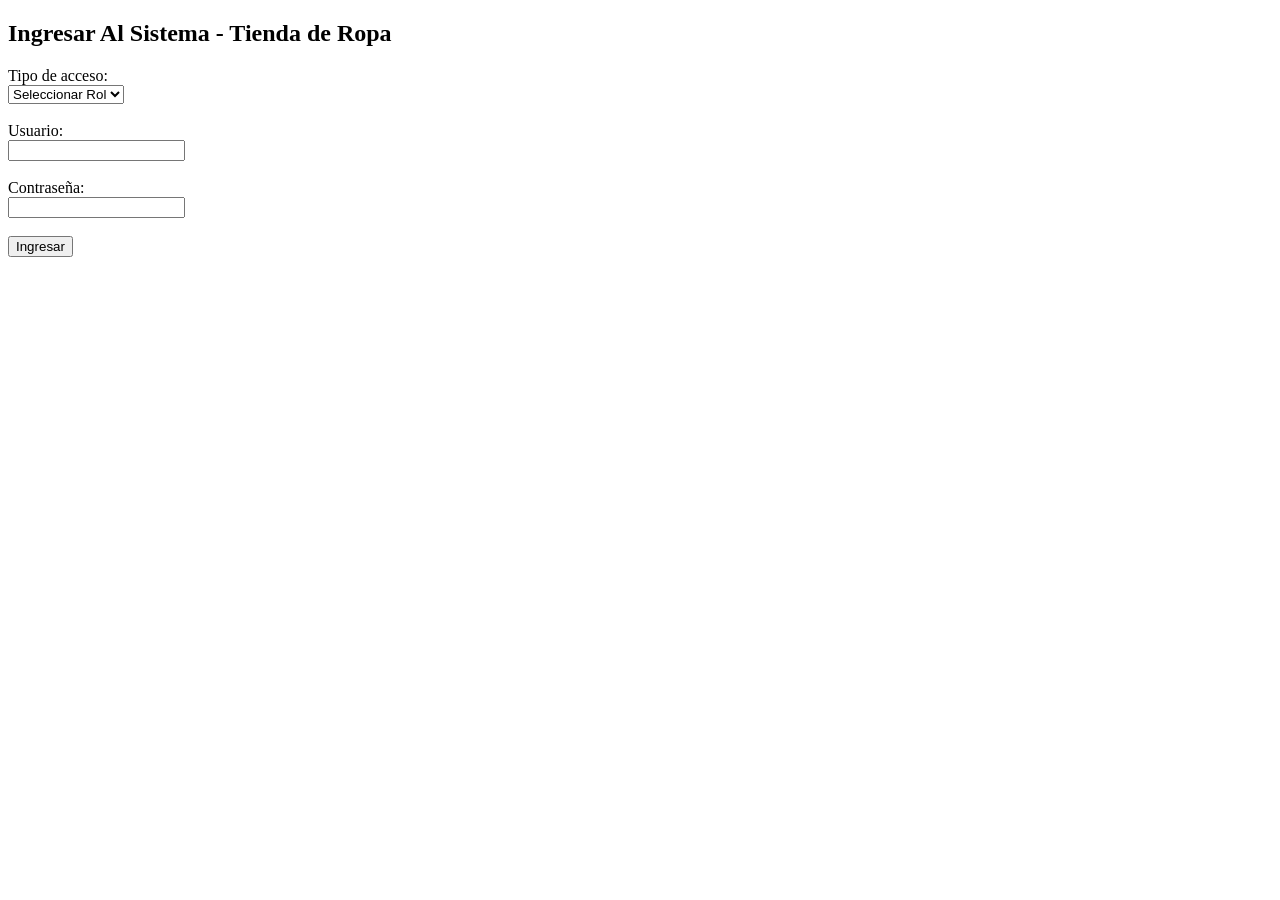
<file: v1_1-10-2026/brandon_urbann/index.html>
<!DOCTYPE html>
<html lang="es">
<head>
    <meta charset="UTF-8">
    <title>Tienda de Ropa</title>
</head>
<body>
    <h2>Ingresar Al Sistema - Tienda de Ropa</h2>

    <form action="usuario.php" method="POST">
        <label>Tipo de acceso:</label><br>
        <select name="tipo_acceso" required>
            <option value="select">Seleccionar Rol</option>
            <option value="Administrador">Administrador</option>
            <option value="Empleado">Empleado</option>
        </select><br><br>
        <label>Usuario:</label><br>
        <input type="text" name="username" required><br><br>

        <label>Contraseña:</label><br>
        <input type="password" name="password" required><br><br>

        

        <button type="submit">Ingresar</button>
    </form>
</body>
</html>
</file>
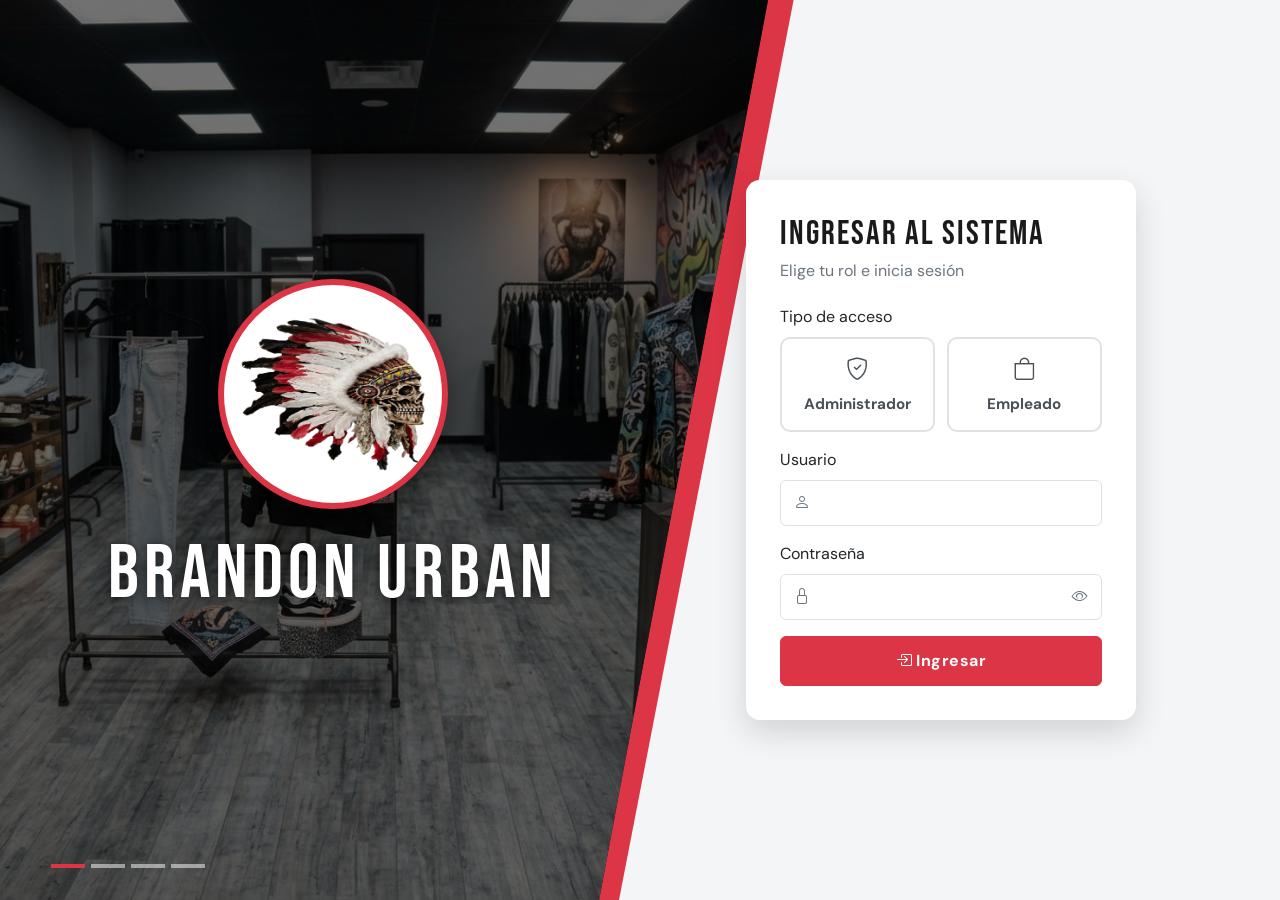
<file: v4_19-10-2026/brandon_urban/index.html>
<!DOCTYPE html>
<html lang="es">
<head>
    <meta charset="UTF-8">
    <meta name="viewport" content="width=device-width, initial-scale=1">
    <title>Tienda de Ropa</title>
    <!-- Fuentes de Google (Bebas Neue y DM Sans) para el título y los textos del login. -->
    <link rel="preconnect" href="https://fonts.googleapis.com">
    <link rel="preconnect" href="https://fonts.gstatic.com" crossorigin>
    <link href="https://fonts.googleapis.com/css2?family=Bebas+Neue&family=DM+Sans:wght@400;500;700&display=swap" rel="stylesheet">
    <!-- Bootstrap (diseño), Bootstrap Icons (íconos) y general.css (estilos propios del proyecto). -->
    <link href="https://cdn.jsdelivr.net/npm/bootstrap@5.3.3/dist/css/bootstrap.min.css" rel="stylesheet">
    <link href="https://cdn.jsdelivr.net/npm/bootstrap-icons@1.11.3/font/bootstrap-icons.min.css" rel="stylesheet">
    <link rel="stylesheet" href="general.css">
</head>
<body class="login-pagina">
    <!-- Corte diagonal: banda roja detrás y panel negro con el carrusel del local -->
    <div class="login-corte-rojo"></div>
    <div class="login-corte-negro">
        <!-- Fotos del local: guárdalas en la carpeta img/ como local1.jpg, local2.jpg, local3.jpg y local4.jpg -->
        <div id="carruselLocal" class="carousel slide carousel-fade login-carrusel" data-bs-ride="carousel" data-bs-interval="3500" data-bs-pause="false">
            <!-- Rayitas indicadoras del carrusel (una por cada foto). -->
            <div class="carousel-indicators">
                <button type="button" data-bs-target="#carruselLocal" data-bs-slide-to="0" class="active" aria-current="true" aria-label="Imagen 1"></button>
                <button type="button" data-bs-target="#carruselLocal" data-bs-slide-to="1" aria-label="Imagen 2"></button>
                <button type="button" data-bs-target="#carruselLocal" data-bs-slide-to="2" aria-label="Imagen 3"></button>
                <button type="button" data-bs-target="#carruselLocal" data-bs-slide-to="3" aria-label="Imagen 4"></button>
            </div>
            <!-- Las 4 fotos del carrusel; si una imagen no existe se oculta y queda el fondo oscuro. -->
            <div class="carousel-inner">
            <div class="carousel-item active">
                <img class="slide-foto" src="img/local1.jpg" alt="Local de ropa BRANDON URBAN: Camisetas" onerror="this.style.display='none';">
            </div>
            <div class="carousel-item">
                <img class="slide-foto" src="img/local2.jpg" alt="Local de ropa BRANDON URBAN: Pantalones" onerror="this.style.display='none';">
            </div>
            <div class="carousel-item">
                <img class="slide-foto" src="img/local3.jpg" alt="Local de ropa BRANDON URBAN: Gorras" onerror="this.style.display='none';">
            </div>
            <div class="carousel-item">
                <img class="slide-foto" src="img/local4.jpg" alt="Local de ropa BRANDON URBAN: Zapatos" onerror="this.style.display='none';">
            </div>
            </div>
        </div>
    </div>

    <!-- Marca: logo y nombre encima del carrusel -->
    <section class="login-marca">
        <div class="login-logo">
            <img src="img/logo.png" alt="Logo BRANDON URBAN" onerror="this.style.display='none'; this.nextElementSibling.style.display='block';">
            <span class="logo-letra">B</span>
        </div>
        <h1 class="login-nombre">BRANDON URBAN</h1>
    </section>

    <!-- Formulario -->
    <section class="login-panel">
        <div class="login-tarjeta">
            <h2 class="login-titulo">Ingresar al sistema</h2>
            <p class="login-ayuda">Elige tu rol e inicia sesión</p>

            <!-- Formulario de login: envía el rol, el usuario y la contraseña a usuario.php para validarlos. -->
            <form action="usuario.php" method="POST">
                <div class="mb-3">
                    <div class="form-label">Tipo de acceso</div>
                    <!-- Elección de rol con dos botones tipo radio (Administrador o Empleado). -->
                    <div class="rol-grupo">
                        <label class="rol-opcion">
                            <input type="radio" name="tipo_acceso" value="Administrador" required>
                            <span class="rol-caja"><i class="bi bi-shield-check"></i>Administrador</span>
                        </label>
                        <label class="rol-opcion">
                            <input type="radio" name="tipo_acceso" value="Empleado" required>
                            <span class="rol-caja"><i class="bi bi-bag"></i>Empleado</span>
                        </label>
                    </div>
                </div>

                <div class="mb-3">
                    <!-- Campo de usuario. -->
                    <label class="form-label" for="username">Usuario</label>
                    <div class="campo-icono">
                        <i class="bi bi-person"></i>
                        <input type="text" id="username" name="username" class="form-control" autocomplete="username" required>
                    </div>
                </div>

                <div class="mb-3">
                    <!-- Campo de contraseña, con un botón de ojo para mostrarla u ocultarla. -->
                    <label class="form-label" for="password">Contraseña</label>
                    <div class="campo-icono">
                        <i class="bi bi-lock"></i>
                        <input type="password" id="password" name="password" class="form-control con-boton" autocomplete="current-password" required>
                        <button type="button" id="ver-clave" class="ver-clave" aria-label="Mostrar contraseña"><i class="bi bi-eye"></i></button>
                    </div>
                </div>

                <!-- Botón que envía el formulario. -->
                <button type="submit" class="btn btn-danger w-100 login-boton"><i class="bi bi-box-arrow-in-right me-1"></i>Ingresar</button>
            </form>
        </div>
    </section>

    <!-- JavaScript de Bootstrap (necesario para que funcione el carrusel). -->
    <script src="https://cdn.jsdelivr.net/npm/bootstrap@5.3.3/dist/js/bootstrap.bundle.min.js"></script>
    <script>
        // Mostrar / ocultar la contraseña
        document.getElementById("ver-clave").addEventListener("click", function () {
            var campo = document.getElementById("password");
            // Si el campo está oculto lo muestra como texto (y cambia el ícono y la etiqueta); si ya está visible, lo vuelve a ocultar.
            var oculta = campo.type === "password";
            campo.type = oculta ? "text" : "password";
            this.querySelector("i").className = oculta ? "bi bi-eye-slash" : "bi bi-eye";
            this.setAttribute("aria-label", oculta ? "Ocultar contraseña" : "Mostrar contraseña");
        });
    </script>
</body>
</html>
</file>
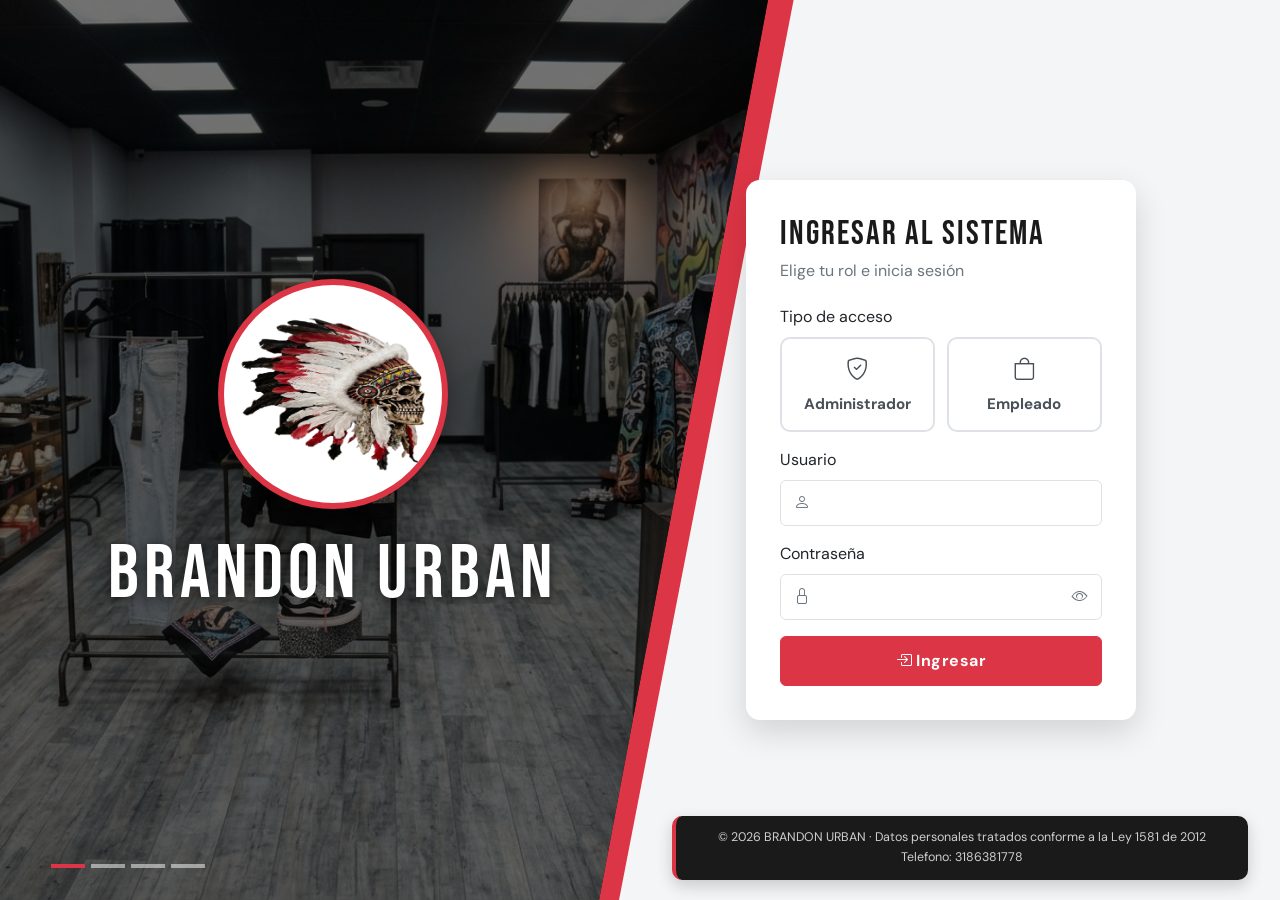
<file: v7_21-10-2026/brandon_urban/index.html>
<!DOCTYPE html>
<html lang="es">
<head>
    <meta charset="UTF-8">
    <meta name="viewport" content="width=device-width, initial-scale=1">
    <title>Tienda de Ropa</title>
    <!-- Fuentes de Google (Bebas Neue y DM Sans) para el título y los textos del login. -->
    <link rel="preconnect" href="https://fonts.googleapis.com">
    <link rel="preconnect" href="https://fonts.gstatic.com" crossorigin>
    <link href="https://fonts.googleapis.com/css2?family=Bebas+Neue&family=DM+Sans:wght@400;500;700&display=swap" rel="stylesheet">
    <!-- Bootstrap (diseño), Bootstrap Icons (íconos) y general.css (estilos propios del proyecto). -->
    <link href="https://cdn.jsdelivr.net/npm/bootstrap@5.3.3/dist/css/bootstrap.min.css" rel="stylesheet">
    <link href="https://cdn.jsdelivr.net/npm/bootstrap-icons@1.11.3/font/bootstrap-icons.min.css" rel="stylesheet">
    <link rel="stylesheet" href="general.css">
</head>
<body class="login-pagina">
    <!-- Corte diagonal: banda roja detrás y panel negro con el carrusel del local -->
    <div class="login-corte-rojo"></div>
    <div class="login-corte-negro">
        <!-- Fotos del local: guárdalas en la carpeta img/ como local1.jpg, local2.jpg, local3.jpg y local4.jpg -->
        <div id="carruselLocal" class="carousel slide carousel-fade login-carrusel" data-bs-ride="carousel" data-bs-interval="3500" data-bs-pause="false">
            <!-- Rayitas indicadoras del carrusel (una por cada foto). -->
            <div class="carousel-indicators">
                <button type="button" data-bs-target="#carruselLocal" data-bs-slide-to="0" class="active" aria-current="true" aria-label="Imagen 1"></button>
                <button type="button" data-bs-target="#carruselLocal" data-bs-slide-to="1" aria-label="Imagen 2"></button>
                <button type="button" data-bs-target="#carruselLocal" data-bs-slide-to="2" aria-label="Imagen 3"></button>
                <button type="button" data-bs-target="#carruselLocal" data-bs-slide-to="3" aria-label="Imagen 4"></button>
            </div>
            <!-- Las 4 fotos del carrusel; si una imagen no existe se oculta y queda el fondo oscuro. -->
            <div class="carousel-inner">
            <div class="carousel-item active">
                <img class="slide-foto" src="img/local1.jpg" alt="Local de ropa BRANDON URBAN: Camisetas" onerror="this.style.display='none';">
            </div>
            <div class="carousel-item">
                <img class="slide-foto" src="img/local2.jpg" alt="Local de ropa BRANDON URBAN: Pantalones" onerror="this.style.display='none';">
            </div>
            <div class="carousel-item">
                <img class="slide-foto" src="img/local3.jpg" alt="Local de ropa BRANDON URBAN: Gorras" onerror="this.style.display='none';">
            </div>
            <div class="carousel-item">
                <img class="slide-foto" src="img/local4.jpg" alt="Local de ropa BRANDON URBAN: Zapatos" onerror="this.style.display='none';">
            </div>
            </div>
        </div>
    </div>

    <!-- Marca: logo y nombre encima del carrusel -->
    <section class="login-marca">
        <div class="login-logo">
            <img src="img/logo.png" alt="Logo BRANDON URBAN" onerror="this.style.display='none'; this.nextElementSibling.style.display='block';">
            <span class="logo-letra">B</span>
        </div>
        <h1 class="login-nombre">BRANDON URBAN</h1>
    </section>

    <!-- Formulario -->
    <section class="login-panel">
        <div class="login-tarjeta">
            <h2 class="login-titulo">Ingresar al sistema</h2>
            <p class="login-ayuda">Elige tu rol e inicia sesión</p>

            <!-- Formulario de login: envía el rol, el usuario y la contraseña a usuario.php para validarlos. -->
            <form action="usuario.php" method="POST">
                <div class="mb-3">
                    <div class="form-label">Tipo de acceso</div>
                    <!-- Elección de rol con dos botones tipo radio (Administrador o Empleado). -->
                    <div class="rol-grupo">
                        <label class="rol-opcion">
                            <input type="radio" name="tipo_acceso" value="Administrador" required>
                            <span class="rol-caja"><i class="bi bi-shield-check"></i>Administrador</span>
                        </label>
                        <label class="rol-opcion">
                            <input type="radio" name="tipo_acceso" value="Empleado" required>
                            <span class="rol-caja"><i class="bi bi-bag"></i>Empleado</span>
                        </label>
                    </div>
                </div>

                <div class="mb-3">
                    <!-- Campo de usuario. -->
                    <label class="form-label" for="username">Usuario</label>
                    <div class="campo-icono">
                        <i class="bi bi-person"></i>
                        <input type="text" id="username" name="username" class="form-control" autocomplete="username" required>
                    </div>
                </div>

                <div class="mb-3">
                    <!-- Campo de contraseña, con un botón de ojo para mostrarla u ocultarla. -->
                    <label class="form-label" for="password">Contraseña</label>
                    <div class="campo-icono">
                        <i class="bi bi-lock"></i>
                        <input type="password" id="password" name="password" class="form-control con-boton" autocomplete="current-password" required>
                        <button type="button" id="ver-clave" class="ver-clave" aria-label="Mostrar contraseña"><i class="bi bi-eye"></i></button>
                    </div>
                </div>

                <!-- Botón que envía el formulario. -->
                <button type="submit" class="btn btn-danger w-100 login-boton"><i class="bi bi-box-arrow-in-right me-1"></i>Ingresar</button>
            </form>
        </div>
    </section>

    <!-- Pie de página del login (versión corta; diseño en general.css, clase pie-login). El pie completo está en las demás páginas. -->
    <footer class="pie-login">
        <div>&copy; <span id="anio-pie">2026</span> BRANDON URBAN &middot; Datos personales tratados conforme a la Ley 1581 de 2012</div>
        <div>Telefono: 3186381778</div>
    </footer>

    <!-- JavaScript de Bootstrap (necesario para que funcione el carrusel). -->
    <script src="https://cdn.jsdelivr.net/npm/bootstrap@5.3.3/dist/js/bootstrap.bundle.min.js"></script>
    <script>
        // Pone el año actual en el derecho de autor del pie de página.
        document.getElementById("anio-pie").textContent = new Date().getFullYear();

        // Mostrar / ocultar la contraseña
        document.getElementById("ver-clave").addEventListener("click", function () {
            var campo = document.getElementById("password");
            // Si el campo está oculto lo muestra como texto (y cambia el ícono y la etiqueta); si ya está visible, lo vuelve a ocultar.
            var oculta = campo.type === "password";
            campo.type = oculta ? "text" : "password";
            this.querySelector("i").className = oculta ? "bi bi-eye-slash" : "bi bi-eye";
            this.setAttribute("aria-label", oculta ? "Ocultar contraseña" : "Mostrar contraseña");
        });
    </script>
</body>
</html>
</file>
<file: v4_19-10-2026/brandon_urban/general.css>
/* =========================================
   BRANDON URBAN - Estilos generales
   Complemento mínimo sobre Bootstrap 5
   ========================================= */
 
/* Fondo gris claro y tipografía base de todas las páginas. */
body {
    background-color: #f4f5f7;
    font-family: 'Segoe UI', Tahoma, Geneva, Verdana, sans-serif;
}
 
/* Sidebar lateral */
/* Barra lateral fija a la izquierda: 240 px de ancho, alto de la pantalla y fondo negro. */
.sidebar {
    width: 240px;
    height: 100vh;
    position: sticky;
    top: 0;
    overflow-y: auto;
    background-color: #1a1a1a;
}
 
/* Enlaces de la barra lateral: estado normal. */
.sidebar .nav-link {
    color: #cfcfcf;
    border-radius: 6px;
    transition: background-color 0.2s ease, color 0.2s ease;
}
 
/* Enlaces al pasar el mouse por encima. */
.sidebar .nav-link:hover {
    background-color: #2b2b2b;
    color: #ffffff;
}
 
/* Opción de la página actual (resaltada en rojo). */
.sidebar .nav-link.active {
    background-color: #dc3545;
    color: #ffffff;
    font-weight: 600;
}
 
/* Marca BRANDON URBAN */
.brand-nombre {
    letter-spacing: 2px;
    white-space: nowrap;
}
 
/* Tarjetas */
.card {
    border: none;
    border-radius: 10px;
}
 
.card-header {
    border-bottom: 1px solid #ececec;
    border-radius: 10px 10px 0 0 !important;
}
 
/* Tablas */
.table thead th {
    font-size: 0.85rem;
    text-transform: uppercase;
    letter-spacing: 0.5px;
    color: #6c757d;
}
 
.table tbody tr:hover {
    background-color: #fdf2f3;
}
 
/* =========================================
   Menú principal (menu.php)
   ========================================= */
 
/* Barra superior oscura */
.menu-nav {
    background-color: #1a1a1a;
    border-bottom: 3px solid #dc3545;
}
 
/* Encabezado de bienvenida */
.menu-hero {
    background-color: #ffffff;
    border-bottom: 1px solid #ececec;
}
 
/* Título de cada sección */
.menu-seccion {
    text-transform: uppercase;
    letter-spacing: 1px;
    font-size: 0.8rem;
    font-weight: 700;
    color: #6c757d;
    margin-bottom: 12px;
}
 
/* Tarjeta-botón de cada opción */
.menu-card {
    display: flex;
    background-color: #ffffff;
    border-left: 4px solid transparent;
    cursor: pointer;
    transition: transform 0.2s ease, box-shadow 0.2s ease, border-color 0.2s ease;
}
 
.menu-card:hover {
    transform: translateY(-3px);
    border-left-color: #dc3545;
    box-shadow: 0 0.5rem 1rem rgba(0, 0, 0, 0.12) !important;
}
 
/* Cuadro del icono */
.menu-icon {
    width: 48px;
    height: 48px;
    flex-shrink: 0;
    display: flex;
    align-items: center;
    justify-content: center;
    border-radius: 10px;
    font-size: 1.4rem;
    background-color: #fdf2f3;
    color: #dc3545;
    transition: background-color 0.2s ease, color 0.2s ease;
}
 
.menu-icon.oscuro {
    background-color: #1a1a1a;
    color: #ffffff;
}
 
.menu-card:hover .menu-icon {
    background-color: #dc3545;
    color: #ffffff;
}
 
/* ---------- Resumen del menú (tarjetas y gráficos) ---------- */
 
/* Número grande de las tarjetas de resumen */
.stat-num {
    font-size: 1.9rem;
    font-weight: 700;
    line-height: 1.1;
}
 
/* Cuadro de icono de las tarjetas de resumen */
.stat-icon {
    width: 48px;
    height: 48px;
    flex-shrink: 0;
    display: flex;
    align-items: center;
    justify-content: center;
    border-radius: 10px;
    font-size: 1.4rem;
    color: #ffffff;
}
 
.stat-icon.rojo    { background-color: #dc3545; }
.stat-icon.verde   { background-color: #198754; }
.stat-icon.naranja { background-color: #fd7e14; }
 
/* Icono circular de la actividad reciente */
.act-icon {
    width: 36px;
    height: 36px;
    flex-shrink: 0;
    display: flex;
    align-items: center;
    justify-content: center;
    border-radius: 50%;
    color: #ffffff;
}
 
.act-icon.rojo   { background-color: #dc3545; }
.act-icon.oscuro { background-color: #1a1a1a; }
 
/* Contenedor de gráficos */
.chart-box {
    position: relative;
    height: 150px;
}
 
.chart-box.ancho {
    height: 260px;
}
 
/* Texto en el centro de la dona */
.chart-centro {
    position: absolute;
    inset: 0;
    display: flex;
    flex-direction: column;
    align-items: center;
    justify-content: center;
    pointer-events: none;
    line-height: 1.1;
}
 
.chart-centro strong { font-size: 1.4rem; }
.chart-centro span   { font-size: 0.75rem; color: #6c757d; }
 
/* Punto de color de la leyenda */
.punto {
    display: inline-block;
    width: 10px;
    height: 10px;
    margin-right: 6px;
    border-radius: 50%;
}

/* =========================================
   Estructura de las páginas
   ========================================= */

/* Sidebar + contenido */
.layout {
    display: flex;
}

/* Área de contenido: ocupa todo el espacio que deja la barra lateral. */
.contenido {
    flex-grow: 1;
    min-width: 0;
    padding: 1.5rem;
}

/* =========================================
   Logo circular (login, sidebar y menú)
   ========================================= */
.logo-circulo {
    display: flex;
    align-items: center;
    justify-content: center;
    flex-shrink: 0;
    margin-left: auto;
    margin-right: auto;
    overflow: hidden;
    border-radius: 50%;
    background-color: #ffffff;
}

.logo-circulo.con-borde { border: 1px solid #dee2e6; }

.logo-circulo img {
    width: 100%;
    height: 100%;
    object-fit: contain;
    padding: 4px;
}

/* Tamaños disponibles del logo circular. */
.logo-44 { width: 48px; height: 48px; }
.logo-64 { width: 84px; height: 84px; }
.logo-72 { width: 96px; height: 96px; }

/* Letra de respaldo si no existe logo.png */
.logo-letra {
    display: none;
    font-weight: 700;
    color: #212529;
}

.logo-44 .logo-letra { font-size: 1.1rem; }
.logo-64 .logo-letra { font-size: 1.5rem; }
.logo-72 .logo-letra { font-size: 1.75rem; }

/* =========================================
   Login (index.html)
   ========================================= */
.login-pagina {
    position: relative;
    min-height: 100vh;
    display: flex;
    overflow: hidden;
    background-color: #f4f5f7;
    font-family: 'DM Sans', 'Segoe UI', Tahoma, Geneva, Verdana, sans-serif;
}

/* Corte diagonal: banda roja detrás y panel negro encima (con el carrusel dentro) */
.login-corte-rojo,
.login-corte-negro {
    position: absolute;
    top: 0;
    bottom: 0;
    left: 0;
    clip-path: polygon(0 0, 100% 0, 78% 100%, 0 100%);
}

.login-corte-rojo  { width: 62%; background-color: #dc3545; }
.login-corte-negro { width: 60%; background-color: #1a1a1a; }

/* ---------- Carrusel del local ---------- */
/* El carrusel ocupa todo el alto del panel negro. */
.login-carrusel,
.login-carrusel .carousel-inner,
.login-carrusel .carousel-item {
    height: 100%;
}

/* Fondo de respaldo (negro con puntos) por si falta la foto */
.login-carrusel .carousel-item {
    background-color: #1a1a1a;
    background-image: radial-gradient(#363636 2px, transparent 2px);
    background-size: 26px 26px;
}

.slide-foto {
    position: absolute;
    top: 0;
    left: 0;
    width: 100%;
    height: 100%;
    object-fit: cover;
    /* Oscurece las fotos para que el logo y el nombre se lean bien */
    filter: brightness(0.45);
}

.login-carrusel .carousel-indicators {
    z-index: 3;
    justify-content: flex-start;
    margin: 0 0 2rem 3rem;
}

.login-carrusel .carousel-indicators [data-bs-target] {
    width: 34px;
    height: 4px;
    border: 0;
    background-color: #ffffff;
}

.login-carrusel .carousel-indicators .active { background-color: #dc3545; }

/* ---------- Marca: logo y nombre encima del carrusel ---------- */
.login-marca {
    position: relative;
    z-index: 2;
    flex: 0 0 52%;
    display: flex;
    flex-direction: column;
    align-items: center;
    justify-content: center;
    gap: 20px;
    padding: 3rem;
    text-align: center;
}

.login-logo {
    width: 230px;
    height: 230px;
    display: flex;
    align-items: center;
    justify-content: center;
    overflow: hidden;
    border: 6px solid #dc3545;
    border-radius: 50%;
    background-color: #ffffff;
    box-sizing: border-box;
    box-shadow: 0 10px 30px rgba(0, 0, 0, 0.45);
}

.login-logo img {
    width: 190px;
    height: 190px;
    object-fit: contain;
}

.login-nombre {
    margin: 0;
    font-family: 'Bebas Neue', Impact, sans-serif;
    font-weight: 400;
    font-size: clamp(2.75rem, 6vw, 4.75rem);
    letter-spacing: 5px;
    color: #ffffff;
    text-shadow: 0 2px 12px rgba(0, 0, 0, 0.6);
}

/* Subtítulo opcional bajo el nombre de la marca. */
.login-sub {
    margin: 0;
    font-size: 1.05rem;
    color: #dee2e6;
    text-shadow: 0 2px 8px rgba(0, 0, 0, 0.6);
}

/* ---------- Lado derecho: solo el formulario ---------- */
.login-panel {
    position: relative;
    z-index: 2;
    flex: 1;
    display: flex;
    align-items: center;
    justify-content: center;
    padding: 2rem 4rem 2rem 0;
}

/* Tarjeta blanca que contiene el formulario de login. */
.login-tarjeta {
    width: 100%;
    max-width: 390px;
    padding: 34px;
    border-radius: 14px;
    background-color: #ffffff;
    box-shadow: 0 12px 32px rgba(0, 0, 0, 0.14);
}

/* Título «Ingresar al sistema». */
.login-titulo {
    margin: 0 0 4px;
    font-family: 'Bebas Neue', Impact, sans-serif;
    font-weight: 400;
    font-size: 2.1rem;
    letter-spacing: 2px;
    color: #1a1a1a;
}

.login-ayuda {
    margin: 0 0 1.4rem;
    color: #6c757d;
}

/* Botón «Ingresar». */
.login-boton {
    height: 50px;
    font-weight: 700;
    letter-spacing: 0.5px;
}

/* Elegir rol con dos botones */
.rol-grupo {
    display: flex;
    gap: 12px;
}

.rol-opcion {
    position: relative;
    flex: 1;
    margin: 0;
    cursor: pointer;
}

/* El radio real se oculta: la caja de abajo hace de botón. */
.rol-opcion input {
    position: absolute;
    opacity: 0;
}

.rol-caja {
    display: flex;
    flex-direction: column;
    align-items: center;
    gap: 6px;
    padding: 14px 8px;
    border: 2px solid #dee2e6;
    border-radius: 10px;
    background-color: #ffffff;
    color: #495057;
    font-weight: 700;
    font-size: 0.95rem;
    transition: border-color 0.2s ease, background-color 0.2s ease, color 0.2s ease;
}

.rol-caja i { font-size: 1.4rem; }

.rol-opcion:hover .rol-caja { border-color: #ee9aa3; }

/* Caja del rol seleccionado: borde y fondo rojizos. */
.rol-opcion input:checked + .rol-caja {
    border-color: #dc3545;
    background-color: #fdf2f3;
    color: #dc3545;
}

.rol-opcion input:focus-visible + .rol-caja {
    box-shadow: 0 0 0 3px rgba(220, 53, 69, 0.25);
}

/* Campos con icono a la izquierda */
.campo-icono { position: relative; }

.campo-icono > i {
    position: absolute;
    top: 50%;
    left: 14px;
    transform: translateY(-50%);
    color: #6c757d;
    pointer-events: none;
}

.campo-icono .form-control {
    height: 46px;
    padding-left: 2.75rem;
}

.campo-icono .form-control.con-boton { padding-right: 2.75rem; }

.campo-icono .form-control:focus {
    border-color: #ee9aa3;
    box-shadow: 0 0 0 3px rgba(220, 53, 69, 0.15);
}

/* Ojito para ver la contraseña */
.ver-clave {
    position: absolute;
    top: 50%;
    right: 4px;
    transform: translateY(-50%);
    padding: 8px 10px;
    border: 0;
    background: none;
    color: #6c757d;
    cursor: pointer;
}

.ver-clave:hover { color: #dc3545; }

.campo-icono .ver-clave i {
    position: static;
    transform: none;
    pointer-events: auto;
    color: inherit;
}

/* Pantallas bajas (laptops): marca y tarjeta más compactas para que todo quepa sin scroll */
@media (max-height: 820px) {
    .login-logo { width: 180px; height: 180px; }
    .login-logo img { width: 150px; height: 150px; }
    .login-nombre { font-size: 3.4rem; }
    .login-tarjeta { padding: 28px 30px; }
}

/* Login en pantallas pequeñas: sin diagonal ni carrusel, marca arriba y formulario abajo */
@media (max-width: 991.98px) {
    .login-pagina {
        flex-direction: column;
        background-color: #1a1a1a;
    }

    .login-corte-rojo,
    .login-corte-negro { display: none; }

    .login-marca {
        flex: none;
        gap: 10px;
        padding: 2rem 1rem 1rem;
    }

    .login-logo { width: 130px; height: 130px; }
    .login-logo img { width: 106px; height: 106px; }
    .login-nombre { font-size: 3rem; }

    .login-panel {
        margin-left: 0;
        padding: 1rem 1rem 2.5rem;
    }
}

/* =========================================
   Responsive
   ========================================= */
@media (max-width: 767.98px) {
    .layout { flex-direction: column; }

    /* Barra lateral fija a la izquierda: 240 px de ancho, alto de la pantalla y fondo negro. */
    .sidebar {
        width: 100%;
        height: auto;
        position: static;
    }
}
</file>
<file: v7_21-10-2026/brandon_urban/general.css>
/* =========================================
   BRANDON URBAN - Estilos generales
   Complemento mínimo sobre Bootstrap 5
   ========================================= */
 
/* Fondo gris claro y tipografía base de todas las páginas. */
body {
    background-color: #f4f5f7;
    font-family: 'Segoe UI', Tahoma, Geneva, Verdana, sans-serif;
}
 
/* Sidebar lateral */
/* Barra lateral fija a la izquierda: 240 px de ancho, alto de la pantalla y fondo negro. */
.sidebar {
    width: 240px;
    height: 100vh;
    position: sticky;
    top: 0;
    overflow-y: auto;
    background-color: #1a1a1a;
}
 
/* Enlaces de la barra lateral: estado normal. */
.sidebar .nav-link {
    color: #cfcfcf;
    border-radius: 6px;
    transition: background-color 0.2s ease, color 0.2s ease;
}
 
/* Enlaces al pasar el mouse por encima. */
.sidebar .nav-link:hover {
    background-color: #2b2b2b;
    color: #ffffff;
}
 
/* Opción de la página actual (resaltada en rojo). */
.sidebar .nav-link.active {
    background-color: #dc3545;
    color: #ffffff;
    font-weight: 600;
}
 
/* Marca BRANDON URBAN */
.brand-nombre {
    letter-spacing: 2px;
    white-space: nowrap;
}
 
/* Tarjetas */
.card {
    border: none;
    border-radius: 10px;
}
 
.card-header {
    border-bottom: 1px solid #ececec;
    border-radius: 10px 10px 0 0 !important;
}
 
/* Tablas */
.table thead th {
    font-size: 0.85rem;
    text-transform: uppercase;
    letter-spacing: 0.5px;
    color: #6c757d;
}
 
.table tbody tr:hover {
    background-color: #fdf2f3;
}
 
/* =========================================
   Forma de pago (venta.php)
   ========================================= */
 
/* Botones de opción de la forma de pago: fondo negro con letra blanca para que se vean sobre el fondo gris claro. */
.forma-pago .forma-pago-opcion {
    background-color: #1a1a1a;
    border: 1px solid #1a1a1a;
    color: #ffffff;
    transition: background-color 0.2s ease, border-color 0.2s ease;
}
 
/* Opción al pasar el mouse por encima: negro un poco más claro. */
.forma-pago .btn-check + .forma-pago-opcion:hover {
    background-color: #2b2b2b;
    border-color: #2b2b2b;
    color: #ffffff;
}
 
/* Opción elegida: se resalta en rojo, igual que la página activa del menú. */
.forma-pago .btn-check:checked + .forma-pago-opcion {
    background-color: #dc3545;
    border-color: #dc3545;
    color: #ffffff;
    font-weight: 600;
}
 
/* Anillo rojo suave al navegar con el teclado. */
.forma-pago .btn-check:focus-visible + .forma-pago-opcion {
    box-shadow: 0 0 0 3px rgba(220, 53, 69, 0.25);
}
 
/* =========================================
   Total por forma de pago (reporte.php)
   ========================================= */
 
/* Caja de cada forma de pago: fondo negro, franja roja a la izquierda y el icono junto al texto. */
.total-pago-caja {
    display: flex;
    align-items: center;
    gap: 12px;
    height: 100%;
    padding: 14px 16px;
    background-color: #1a1a1a;
    border-left: 4px solid #dc3545;
    border-radius: 10px;
    transition: transform 0.2s ease, box-shadow 0.2s ease;
}
 
/* Al pasar el mouse la caja se levanta un poco. */
.total-pago-caja:hover {
    transform: translateY(-2px);
    box-shadow: 0 6px 14px rgba(0, 0, 0, 0.25);
}
 
/* Cuadro del icono: fondo rojo suave con el icono en rojo. */
.total-pago-icono {
    display: flex;
    align-items: center;
    justify-content: center;
    flex-shrink: 0;
    width: 42px;
    height: 42px;
    background-color: rgba(220, 53, 69, 0.18);
    border-radius: 50%;
    color: #dc3545;
    font-size: 1.25rem;
}
 
/* Nombre de la forma de pago: pequeño, en mayúsculas y gris claro. */
.total-pago-nombre {
    color: #cfcfcf;
    font-size: 0.75rem;
    letter-spacing: 0.05em;
    text-transform: uppercase;
}
 
/* Valor total: grande y en blanco. */
.total-pago-valor {
    color: #ffffff;
    font-size: 1.2rem;
    font-weight: 700;
}
 
/* =========================================
   Menú principal (menu.php)
   ========================================= */
 
/* Barra superior oscura */
.menu-nav {
    background-color: #1a1a1a;
    border-bottom: 3px solid #dc3545;
}
 
/* Encabezado de bienvenida */
.menu-hero {
    background-color: #ffffff;
    border-bottom: 1px solid #ececec;
}
 
/* Título de cada sección */
.menu-seccion {
    text-transform: uppercase;
    letter-spacing: 1px;
    font-size: 0.8rem;
    font-weight: 700;
    color: #6c757d;
    margin-bottom: 12px;
}
 
/* Tarjeta-botón de cada opción */
.menu-card {
    display: flex;
    background-color: #ffffff;
    border-left: 4px solid transparent;
    cursor: pointer;
    transition: transform 0.2s ease, box-shadow 0.2s ease, border-color 0.2s ease;
}
 
.menu-card:hover {
    transform: translateY(-3px);
    border-left-color: #dc3545;
    box-shadow: 0 0.5rem 1rem rgba(0, 0, 0, 0.12) !important;
}
 
/* Cuadro del icono */
.menu-icon {
    width: 48px;
    height: 48px;
    flex-shrink: 0;
    display: flex;
    align-items: center;
    justify-content: center;
    border-radius: 10px;
    font-size: 1.4rem;
    background-color: #fdf2f3;
    color: #dc3545;
    transition: background-color 0.2s ease, color 0.2s ease;
}
 
.menu-icon.oscuro {
    background-color: #1a1a1a;
    color: #ffffff;
}
 
.menu-card:hover .menu-icon {
    background-color: #dc3545;
    color: #ffffff;
}
 
/* ---------- Resumen del menú (tarjetas y gráficos) ---------- */
 
/* Número grande de las tarjetas de resumen */
.stat-num {
    font-size: 1.9rem;
    font-weight: 700;
    line-height: 1.1;
}
 
/* Cuadro de icono de las tarjetas de resumen */
.stat-icon {
    width: 48px;
    height: 48px;
    flex-shrink: 0;
    display: flex;
    align-items: center;
    justify-content: center;
    border-radius: 10px;
    font-size: 1.4rem;
    color: #ffffff;
}
 
.stat-icon.rojo    { background-color: #dc3545; }
.stat-icon.verde   { background-color: #198754; }
.stat-icon.naranja { background-color: #fd7e14; }
 
/* Icono circular de la actividad reciente */
.act-icon {
    width: 36px;
    height: 36px;
    flex-shrink: 0;
    display: flex;
    align-items: center;
    justify-content: center;
    border-radius: 50%;
    color: #ffffff;
}
 
.act-icon.rojo   { background-color: #dc3545; }
.act-icon.oscuro { background-color: #1a1a1a; }
 
/* Contenedor de gráficos */
.chart-box {
    position: relative;
    height: 150px;
}
 
.chart-box.ancho {
    height: 260px;
}
 
/* Texto en el centro de la dona */
.chart-centro {
    position: absolute;
    inset: 0;
    display: flex;
    flex-direction: column;
    align-items: center;
    justify-content: center;
    pointer-events: none;
    line-height: 1.1;
}
 
.chart-centro strong { font-size: 1.4rem; }
.chart-centro span   { font-size: 0.75rem; color: #6c757d; }
 
/* Punto de color de la leyenda */
.punto {
    display: inline-block;
    width: 10px;
    height: 10px;
    margin-right: 6px;
    border-radius: 50%;
}
 
/* =========================================
   Estructura de las páginas
   ========================================= */
 
/* Sidebar + contenido */
.layout {
    display: flex;
}
 
/* Área de contenido: ocupa todo el espacio que deja la barra lateral. Va en columna para que el pie de página quede siempre al final, aunque la página tenga poco contenido. */
.contenido {
    display: flex;
    flex-direction: column;
    flex-grow: 1;
    min-width: 0;
    padding: 1.5rem;
}
 
/* =========================================
   Logo circular (login, sidebar y menú)
   ========================================= */
.logo-circulo {
    display: flex;
    align-items: center;
    justify-content: center;
    flex-shrink: 0;
    margin-left: auto;
    margin-right: auto;
    overflow: hidden;
    border-radius: 50%;
    background-color: #ffffff;
}
 
.logo-circulo.con-borde { border: 1px solid #dee2e6; }
 
.logo-circulo img {
    width: 100%;
    height: 100%;
    object-fit: contain;
    padding: 4px;
}
 
/* Tamaños disponibles del logo circular. */
.logo-44 { width: 48px; height: 48px; }
.logo-64 { width: 84px; height: 84px; }
.logo-72 { width: 96px; height: 96px; }
 
/* Letra de respaldo si no existe logo.png */
.logo-letra {
    display: none;
    font-weight: 700;
    color: #212529;
}
 
.logo-44 .logo-letra { font-size: 1.1rem; }
.logo-64 .logo-letra { font-size: 1.5rem; }
.logo-72 .logo-letra { font-size: 1.75rem; }
 
/* =========================================
   Login (index.html)
   ========================================= */
.login-pagina {
    position: relative;
    min-height: 100vh;
    display: flex;
    overflow: hidden;
    background-color: #f4f5f7;
    font-family: 'DM Sans', 'Segoe UI', Tahoma, Geneva, Verdana, sans-serif;
}
 
/* Corte diagonal: banda roja detrás y panel negro encima (con el carrusel dentro) */
.login-corte-rojo,
.login-corte-negro {
    position: absolute;
    top: 0;
    bottom: 0;
    left: 0;
    clip-path: polygon(0 0, 100% 0, 78% 100%, 0 100%);
}
 
.login-corte-rojo  { width: 62%; background-color: #dc3545; }
.login-corte-negro { width: 60%; background-color: #1a1a1a; }
 
/* ---------- Carrusel del local ---------- */
/* El carrusel ocupa todo el alto del panel negro. */
.login-carrusel,
.login-carrusel .carousel-inner,
.login-carrusel .carousel-item {
    height: 100%;
}
 
/* Fondo de respaldo (negro con puntos) por si falta la foto */
.login-carrusel .carousel-item {
    background-color: #1a1a1a;
    background-image: radial-gradient(#363636 2px, transparent 2px);
    background-size: 26px 26px;
}
 
.slide-foto {
    position: absolute;
    top: 0;
    left: 0;
    width: 100%;
    height: 100%;
    object-fit: cover;
    /* Oscurece las fotos para que el logo y el nombre se lean bien */
    filter: brightness(0.45);
}
 
.login-carrusel .carousel-indicators {
    z-index: 3;
    justify-content: flex-start;
    margin: 0 0 2rem 3rem;
}
 
.login-carrusel .carousel-indicators [data-bs-target] {
    width: 34px;
    height: 4px;
    border: 0;
    background-color: #ffffff;
}
 
.login-carrusel .carousel-indicators .active { background-color: #dc3545; }
 
/* ---------- Marca: logo y nombre encima del carrusel ---------- */
.login-marca {
    position: relative;
    z-index: 2;
    flex: 0 0 52%;
    display: flex;
    flex-direction: column;
    align-items: center;
    justify-content: center;
    gap: 20px;
    padding: 3rem;
    text-align: center;
}
 
.login-logo {
    width: 230px;
    height: 230px;
    display: flex;
    align-items: center;
    justify-content: center;
    overflow: hidden;
    border: 6px solid #dc3545;
    border-radius: 50%;
    background-color: #ffffff;
    box-sizing: border-box;
    box-shadow: 0 10px 30px rgba(0, 0, 0, 0.45);
}
 
.login-logo img {
    width: 190px;
    height: 190px;
    object-fit: contain;
}
 
.login-nombre {
    margin: 0;
    font-family: 'Bebas Neue', Impact, sans-serif;
    font-weight: 400;
    font-size: clamp(2.75rem, 6vw, 4.75rem);
    letter-spacing: 5px;
    color: #ffffff;
    text-shadow: 0 2px 12px rgba(0, 0, 0, 0.6);
}
 
/* Subtítulo opcional bajo el nombre de la marca. */
.login-sub {
    margin: 0;
    font-size: 1.05rem;
    color: #dee2e6;
    text-shadow: 0 2px 8px rgba(0, 0, 0, 0.6);
}
 
/* ---------- Lado derecho: solo el formulario ---------- */
.login-panel {
    position: relative;
    z-index: 2;
    flex: 1;
    display: flex;
    align-items: center;
    justify-content: center;
    padding: 2rem 4rem 2rem 0;
}
 
/* Tarjeta blanca que contiene el formulario de login. */
.login-tarjeta {
    width: 100%;
    max-width: 390px;
    padding: 34px;
    border-radius: 14px;
    background-color: #ffffff;
    box-shadow: 0 12px 32px rgba(0, 0, 0, 0.14);
}
 
/* Título «Ingresar al sistema». */
.login-titulo {
    margin: 0 0 4px;
    font-family: 'Bebas Neue', Impact, sans-serif;
    font-weight: 400;
    font-size: 2.1rem;
    letter-spacing: 2px;
    color: #1a1a1a;
}
 
.login-ayuda {
    margin: 0 0 1.4rem;
    color: #6c757d;
}
 
/* Botón «Ingresar». */
.login-boton {
    height: 50px;
    font-weight: 700;
    letter-spacing: 0.5px;
}
 
/* Elegir rol con dos botones */
.rol-grupo {
    display: flex;
    gap: 12px;
}
 
.rol-opcion {
    position: relative;
    flex: 1;
    margin: 0;
    cursor: pointer;
}
 
/* El radio real se oculta: la caja de abajo hace de botón. */
.rol-opcion input {
    position: absolute;
    opacity: 0;
}
 
.rol-caja {
    display: flex;
    flex-direction: column;
    align-items: center;
    gap: 6px;
    padding: 14px 8px;
    border: 2px solid #dee2e6;
    border-radius: 10px;
    background-color: #ffffff;
    color: #495057;
    font-weight: 700;
    font-size: 0.95rem;
    transition: border-color 0.2s ease, background-color 0.2s ease, color 0.2s ease;
}
 
.rol-caja i { font-size: 1.4rem; }
 
.rol-opcion:hover .rol-caja { border-color: #ee9aa3; }
 
/* Caja del rol seleccionado: borde y fondo rojizos. */
.rol-opcion input:checked + .rol-caja {
    border-color: #dc3545;
    background-color: #fdf2f3;
    color: #dc3545;
}
 
.rol-opcion input:focus-visible + .rol-caja {
    box-shadow: 0 0 0 3px rgba(220, 53, 69, 0.25);
}
 
/* Campos con icono a la izquierda */
.campo-icono { position: relative; }
 
.campo-icono > i {
    position: absolute;
    top: 50%;
    left: 14px;
    transform: translateY(-50%);
    color: #6c757d;
    pointer-events: none;
}
 
.campo-icono .form-control {
    height: 46px;
    padding-left: 2.75rem;
}
 
.campo-icono .form-control.con-boton { padding-right: 2.75rem; }
 
.campo-icono .form-control:focus {
    border-color: #ee9aa3;
    box-shadow: 0 0 0 3px rgba(220, 53, 69, 0.15);
}
 
/* Ojito para ver la contraseña */
.ver-clave {
    position: absolute;
    top: 50%;
    right: 4px;
    transform: translateY(-50%);
    padding: 8px 10px;
    border: 0;
    background: none;
    color: #6c757d;
    cursor: pointer;
}
 
.ver-clave:hover { color: #dc3545; }
 
.campo-icono .ver-clave i {
    position: static;
    transform: none;
    pointer-events: auto;
    color: inherit;
}
 
/* Pantallas bajas (laptops): marca y tarjeta más compactas para que todo quepa sin scroll */
@media (max-height: 820px) {
    .login-logo { width: 180px; height: 180px; }
    .login-logo img { width: 150px; height: 150px; }
    .login-nombre { font-size: 3.4rem; }
    .login-tarjeta { padding: 28px 30px; }
}
 
/* Login en pantallas pequeñas: sin diagonal ni carrusel, marca arriba y formulario abajo */
@media (max-width: 991.98px) {
    .login-pagina {
        flex-direction: column;
        background-color: #1a1a1a;
    }
 
    .login-corte-rojo,
    .login-corte-negro { display: none; }
 
    .login-marca {
        flex: none;
        gap: 10px;
        padding: 2rem 1rem 1rem;
    }
 
    .login-logo { width: 130px; height: 130px; }
    .login-logo img { width: 106px; height: 106px; }
    .login-nombre { font-size: 3rem; }
 
    .login-panel {
        margin-left: 0;
        padding: 1rem 1rem 2.5rem;
    }
}
 
/* =========================================
   Pie de página (todas las páginas e index.html)
   ========================================= */

/* Contenedor del pie: se pega al final del contenido (margin-top: auto) y deja un espacio arriba. */
.pie-pagina {
    margin-top: auto;
    padding-top: 2rem;
}

/* Caja negra con franja roja a la izquierda, igual que las cajas de «Total por forma de pago». */
.pie-caja {
    padding: 22px 26px 14px;
    background-color: #1a1a1a;
    border-left: 4px solid #dc3545;
    border-radius: 10px;
    color: #cfcfcf;
    font-size: 0.85rem;
}

/* Dos columnas: marca con datos del negocio, y contacto con soporte técnico. */
.pie-columnas {
    display: grid;
    grid-template-columns: 1fr 1fr;
    gap: 24px;
}

/* Nombre de la marca en el pie: mismo estilo que en la barra lateral. */
.pie-marca {
    margin-bottom: 6px;
    color: #ffffff;
    font-weight: 700;
    letter-spacing: 2px;
}

/* Título pequeño de cada columna: mayúsculas y gris, como los títulos del menú principal. */
.pie-titulo {
    margin-bottom: 10px;
    color: #8a8a8a;
    font-size: 0.75rem;
    font-weight: 700;
    letter-spacing: 1px;
    text-transform: uppercase;
}

/* Líneas de texto del pie (razón social, NIT, dirección, contacto). */
.pie-texto {
    margin: 0 0 4px;
    line-height: 1.5;
}

/* Enlaces del pie: grises, y blancos al pasar el mouse. */
.pie-caja a {
    color: #cfcfcf;
    text-decoration: none;
    transition: color 0.2s ease;
}

.pie-caja a:hover { color: #ffffff; }

/* Iconos del pie en rojo, igual que los iconos del menú. */
.pie-caja i {
    margin-right: 6px;
    color: #dc3545;
}

/* Aviso de datos personales y cookies: texto pequeño que ocupa todo el ancho de la caja. */
.pie-aviso {
    margin: 16px 0 0;
    color: #8a8a8a;
    font-size: 0.78rem;
    line-height: 1.5;
}

/* Línea final con el derecho de autor, separada por una raya fina. */
.pie-copy {
    margin-top: 16px;
    padding-top: 12px;
    border-top: 1px solid #333333;
    color: #8a8a8a;
    font-size: 0.78rem;
    text-align: center;
}

/* Pie del login (index.html): caja negra con franja roja a la izquierda (igual que el pie de las demás páginas), abajo a la derecha, para que resalte sobre el fondo gris claro. */
.pie-login {
    position: absolute;
    right: 2rem;
    bottom: 1.25rem;
    z-index: 2;
    width: calc(50% - 4rem);
    padding: 12px 20px;
    background-color: #1a1a1a;
    border-left: 4px solid #dc3545;
    border-radius: 10px;
    box-shadow: 0 6px 16px rgba(0, 0, 0, 0.18);
    color: #cfcfcf;
    font-size: 0.78rem;
    line-height: 1.6;
    text-align: center;
}

/* Enlace de soporte: gris claro, y rojo al pasar el mouse. */
.pie-login a {
    color: #ffffff;
    text-decoration: none;
    transition: color 0.2s ease;
}

.pie-login a:hover { color: #dc3545; }

/* Pie del login en pantallas pequeñas: pasa al final de la página, a todo el ancho y con un negro un poco más claro para distinguirse del fondo. */
@media (max-width: 991.98px) {
    .pie-login {
        position: static;
        width: auto;
        margin: 0 1rem 1.25rem;
        background-color: #2b2b2b;
        box-shadow: none;
    }
}

/* Pie en pantallas pequeñas: una sola columna. */
@media (max-width: 767.98px) {
    .pie-columnas { grid-template-columns: 1fr; gap: 16px; }
}

/* =========================================
   Responsive
   ========================================= */
@media (max-width: 767.98px) {
    .layout { flex-direction: column; }
 
    /* Barra lateral fija a la izquierda: 240 px de ancho, alto de la pantalla y fondo negro. */
    .sidebar {
        width: 100%;
        height: auto;
        position: static;
    }
}
</file>
